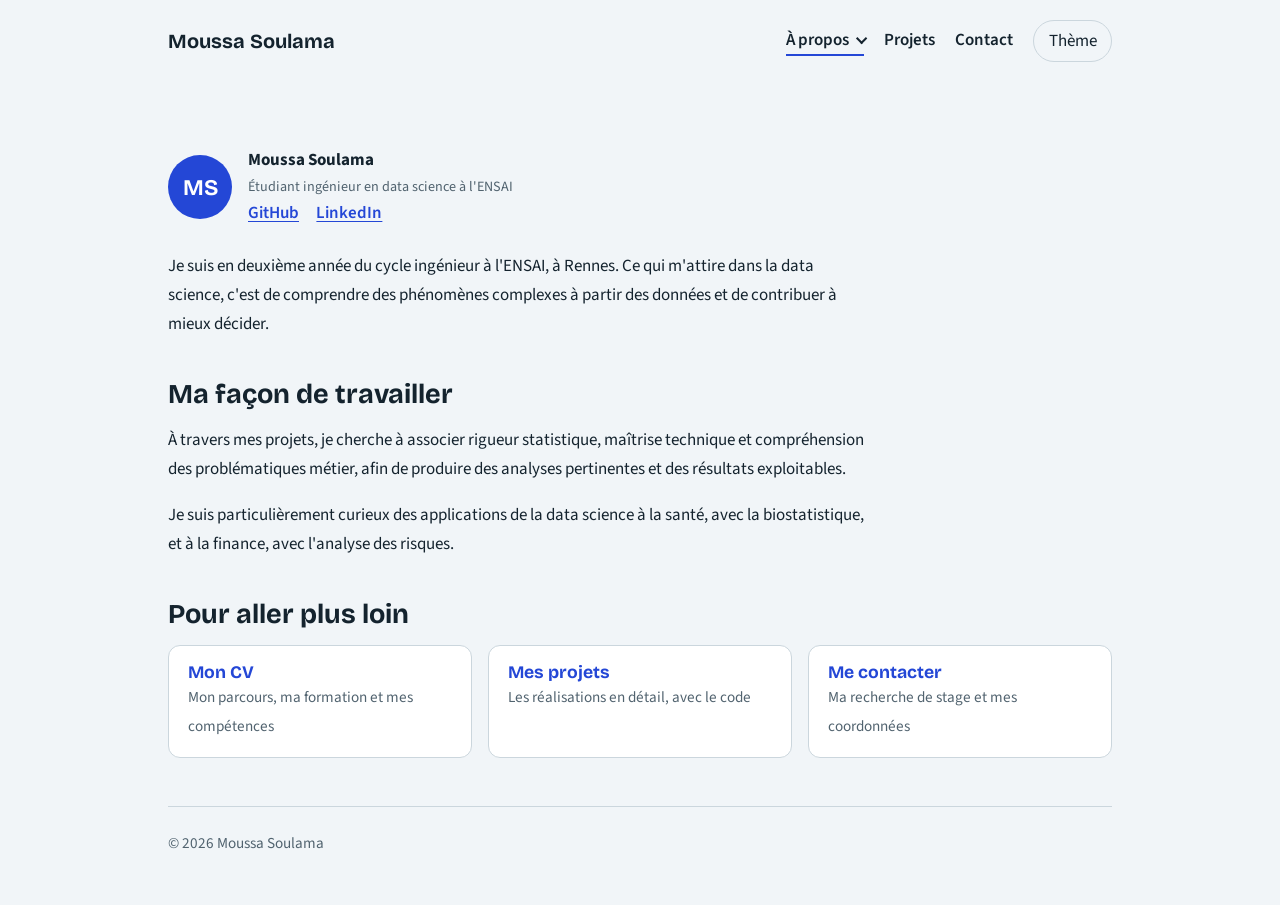
<file: index.html>
<!DOCTYPE html>
<html lang="fr">
<head>
<meta charset="UTF-8">
<meta name="viewport" content="width=device-width, initial-scale=1, viewport-fit=cover">
<title>Moussa Soulama – Portfolio Data Science</title>
<link rel="icon" href="data:image/svg+xml,%3Csvg xmlns='http://www.w3.org/2000/svg' viewBox='0 0 100 100'%3E%3Ctext y='.9em' font-size='90'%3E📈%3C/text%3E%3C/svg%3E">
<link rel="stylesheet" href="https://fonts.googleapis.com/css2?family=Bricolage+Grotesque:wght@500;700&family=Source+Sans+3:wght@400;600&display=swap">
<link rel="stylesheet" href="css/style.css">
<link rel="stylesheet" href="css/pages.css">
</head>
<body>
<div class="wrap">
  <header>
    <a class="brand" href="index.html">Moussa Soulama</a>
    <nav aria-label="Navigation principale">
      <div class="nav-dropdown is-active">
        <details>
          <summary>À propos</summary>
          <div class="dropdown-menu">
            <a href="index.html" aria-current="page">À propos de moi</a>
            <a href="cv.html">Mon CV</a>
          </div>
        </details>
      </div>
      <a href="projets.html">Projets</a>
      <a href="contact.html">Contact</a>
      <button id="theme" type="button" aria-label="Changer de thème">Thème</button>
    </nav>
  </header>
  <main id="app">
    <div class="author">
      <div class="avatar" aria-hidden="true">MS</div>
      <div>
        <strong>Moussa Soulama</strong>
        <small>Étudiant ingénieur en data science à l'ENSAI</small>
        <a href="https://github.com/SoulamaMoussa">GitHub</a>
        <a href="https://www.linkedin.com/in/moussa-soulama">LinkedIn</a>
      </div>
    </div>

    <div class="text">
      <p>Je suis en deuxième année du cycle ingénieur à l'ENSAI, à Rennes. Ce qui m'attire dans la data science, c'est de comprendre des phénomènes complexes à partir des données et de contribuer à mieux décider.</p>
    </div>

    <h2>Ma façon de travailler</h2>
    <div class="text">
      <p>À travers mes projets, je cherche à associer rigueur statistique, maîtrise technique et compréhension des problématiques métier, afin de produire des analyses pertinentes et des résultats exploitables.</p>
      <p>Je suis particulièrement curieux des applications de la data science à la santé, avec la biostatistique, et à la finance, avec l'analyse des risques.</p>
    </div>

    <h2>Pour aller plus loin</h2>
    <div class="next-links">
      <a href="cv.html"><strong>Mon CV</strong><span>Mon parcours, ma formation et mes compétences</span></a>
      <a href="projets.html"><strong>Mes projets</strong><span>Les réalisations en détail, avec le code</span></a>
      <a href="contact.html"><strong>Me contacter</strong><span>Ma recherche de stage et mes coordonnées</span></a>
    </div>
  </main>
  <footer>© 2026 Moussa Soulama</footer>
</div>
<script src="js/theme.js"></script>
<script src="js/nav.js"></script>
</body>
</html>
</file>
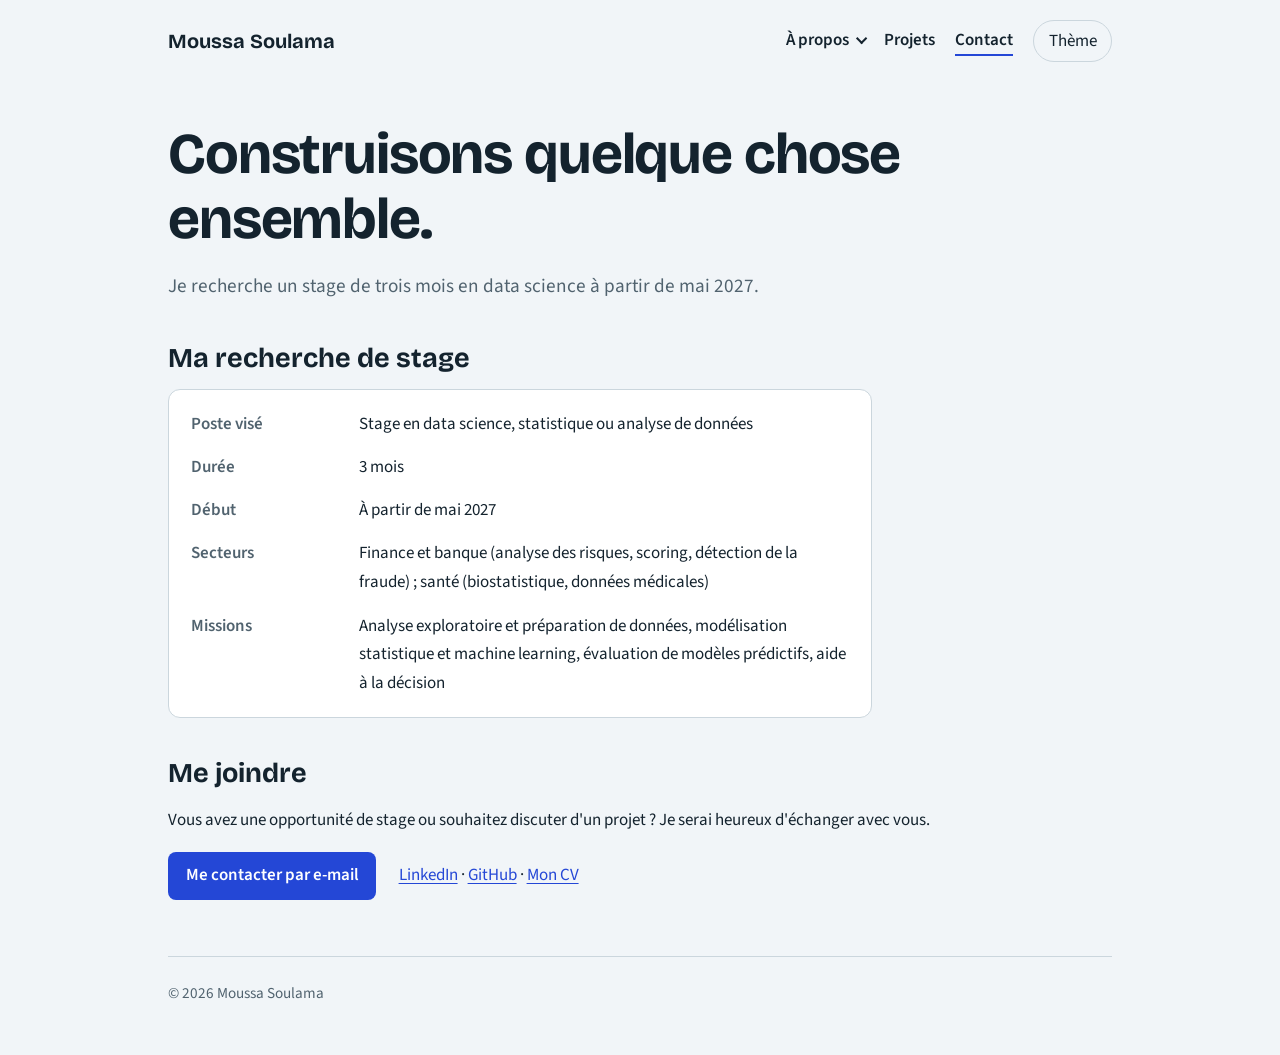
<file: contact.html>
<!DOCTYPE html>
<html lang="fr">
<head>
<meta charset="UTF-8">
<meta name="viewport" content="width=device-width, initial-scale=1, viewport-fit=cover">
<title>Contact – Moussa Soulama</title>
<link rel="icon" href="data:image/svg+xml,%3Csvg xmlns='http://www.w3.org/2000/svg' viewBox='0 0 100 100'%3E%3Ctext y='.9em' font-size='90'%3E📈%3C/text%3E%3C/svg%3E">
<link rel="stylesheet" href="https://fonts.googleapis.com/css2?family=Bricolage+Grotesque:wght@500;700&family=Source+Sans+3:wght@400;600&display=swap">
<link rel="stylesheet" href="css/style.css">
<link rel="stylesheet" href="css/pages.css">
</head>
<body>
<div class="wrap">
  <header>
    <a class="brand" href="index.html">Moussa Soulama</a>
    <nav aria-label="Navigation principale">
      <div class="nav-dropdown">
        <details>
          <summary>À propos</summary>
          <div class="dropdown-menu">
            <a href="index.html">À propos de moi</a>
            <a href="cv.html">Mon CV</a>
          </div>
        </details>
      </div>
      <a href="projets.html">Projets</a>
      <a href="contact.html" aria-current="page">Contact</a>
      <button id="theme" type="button" aria-label="Changer de thème">Thème</button>
    </nav>
  </header>
  <main id="app">
    <h1>Construisons quelque chose ensemble.</h1>
    <p class="lead">Je recherche un stage de trois mois en data science à partir de mai 2027.</p>

    <h2>Ma recherche de stage</h2>
    <dl class="facts">
      <dt>Poste visé</dt><dd>Stage en data science, statistique ou analyse de données</dd>
      <dt>Durée</dt><dd>3 mois</dd>
      <dt>Début</dt><dd>À partir de mai 2027</dd>
      <dt>Secteurs</dt><dd>Finance et banque (analyse des risques, scoring, détection de la fraude) ; santé (biostatistique, données médicales)</dd>
      <dt>Missions</dt><dd>Analyse exploratoire et préparation de données, modélisation statistique et machine learning, évaluation de modèles prédictifs, aide à la décision</dd>
    </dl>

    <h2>Me joindre</h2>
    <p>Vous avez une opportunité de stage ou souhaitez discuter d'un projet ? Je serai heureux d'échanger avec vous.</p>
    <div class="contact-actions">
      <a class="btn" href="mailto:moussa.soulama@eleve.ensai.fr">Me contacter par e-mail</a>
      <span>
        <a href="https://www.linkedin.com/in/moussa-soulama" target="_blank" rel="noopener noreferrer">LinkedIn</a>
        ·
        <a href="https://github.com/SoulamaMoussa" target="_blank" rel="noopener noreferrer">GitHub</a>
        ·
        <a href="cv.html">Mon CV</a>
      </span>
    </div>
  </main>
  <footer>© 2026 Moussa Soulama</footer>
</div>
<script src="js/theme.js"></script>
<script src="js/nav.js"></script>
</body>
</html>
</file>
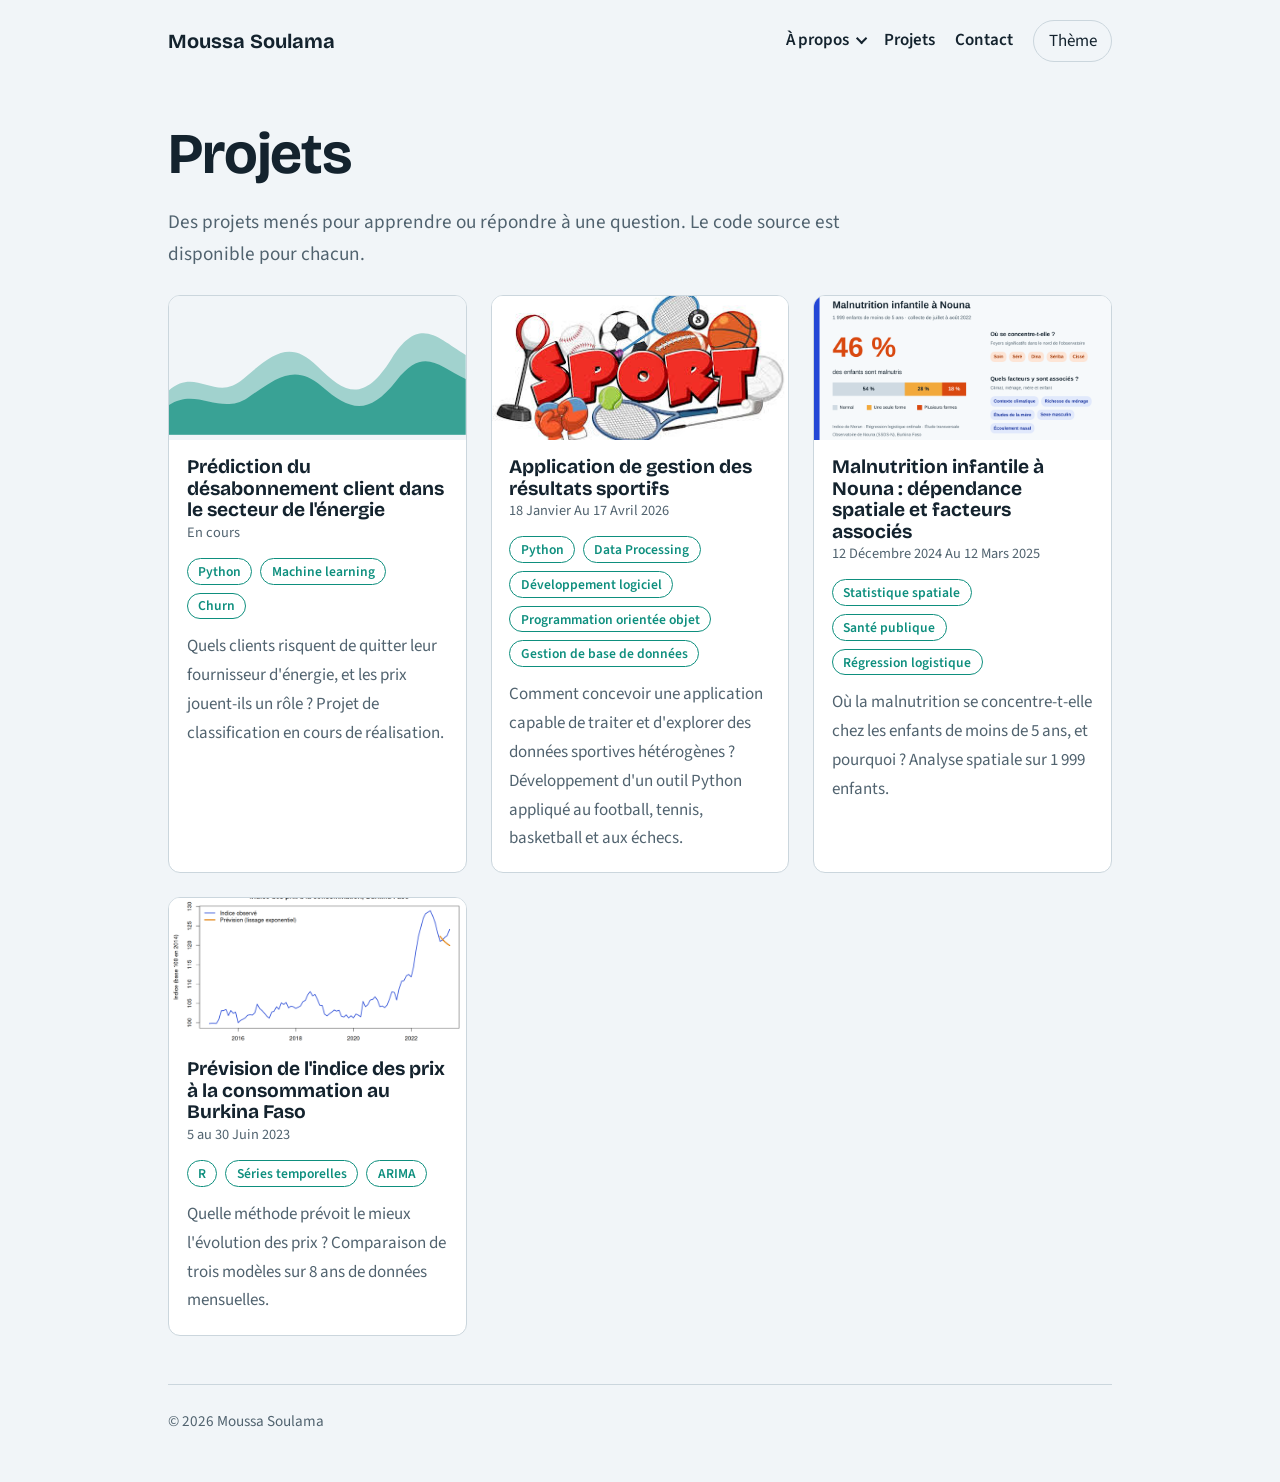
<file: projets.html>
<!DOCTYPE html>
<html lang="fr">
<head>
<meta charset="UTF-8">
<meta name="viewport" content="width=device-width, initial-scale=1, viewport-fit=cover">
<title>Projets – Moussa Soulama</title>
<link rel="icon" href="data:image/svg+xml,%3Csvg xmlns='http://www.w3.org/2000/svg' viewBox='0 0 100 100'%3E%3Ctext y='.9em' font-size='90'%3E📈%3C/text%3E%3C/svg%3E">
<link rel="stylesheet" href="https://fonts.googleapis.com/css2?family=Bricolage+Grotesque:wght@500;700&family=Source+Sans+3:wght@400;600&display=swap">
<link rel="stylesheet" href="css/style.css">
</head>
<body>
<div class="wrap">
  <header>
    <a class="brand" href="index.html">Moussa Soulama</a>
  
    <!--
    ANCIEN MENU DE NAVIGATION
    Conservé temporairement pour permettre un retour en arrière.
  
    <nav aria-label="Navigation principale">
      <a href="index.html" aria-current="page">À propos</a>
      <a href="projets.html">Projets</a>
      <a href="contact.html">Contact</a>
      <button id="theme" type="button" aria-label="Changer de thème">Thème</button>
    </nav>
    -->
  
    <!-- NOUVEAU MENU DE NAVIGATION -->
    <nav aria-label="Navigation principale">
  
      <div class="nav-dropdown">
        <details>
          <summary>À propos</summary>
  
          <div class="dropdown-menu">
            <a href="index.html" aria-current="page">À propos de moi</a>
            <a href="cv.html">Mon CV</a>
          </div>
        </details>
      </div>
  
      <a href="projets.html">Projets</a>
  
      <a href="contact.html">Contact</a>
  
      <button id="theme" type="button" aria-label="Changer de thème">
        Thème
      </button>
  
    </nav>
  </header>
  <main id="app">
    <h1>Projets</h1>
    <p class="lead">Des projets menés pour apprendre ou répondre à une question. Le code source est disponible pour chacun.</p>
    <div class="grid" id="grid"></div>
  </main>
  <footer>© 2026 Moussa Soulama</footer>
</div>
<script src="js/theme.js"></script>
<script src="js/data.js"></script>
<script src="js/dom.js"></script>
<script src="js/projets.js"></script>
</body>
</html>
</file>
<file: css/style.css>
:root{--bg:#F1F5F8;--ink:#14232E;--muted:#51636F;--line:#CBD6DD;--accent:#2447D6;--dot:#0E8F7E;--surface:#fff;--onaccent:#fff;--note:#F6E7B8}
@media (prefers-color-scheme:dark){:root:not([data-theme="light"]){--bg:#0E1820;--ink:#E6EEF3;--muted:#9DB0BC;--line:#2A3B47;--accent:#86A0FF;--dot:#4FD1BC;--surface:#15232D;--onaccent:#0E1820;--note:#3A3217}}
:root[data-theme="dark"]{--bg:#0E1820;--ink:#E6EEF3;--muted:#9DB0BC;--line:#2A3B47;--accent:#86A0FF;--dot:#4FD1BC;--surface:#15232D;--onaccent:#0E1820;--note:#3A3217}
*{box-sizing:border-box}
html{scroll-behavior:smooth}
body{margin:0;background:var(--bg);color:var(--ink);font:400 1.0625rem/1.7 "Source Sans 3",system-ui,sans-serif;padding:env(safe-area-inset-top,0) 0 env(safe-area-inset-bottom,0)}
a{color:var(--accent);text-underline-offset:3px}
a:focus-visible,button:focus-visible{outline:3px solid var(--accent);outline-offset:3px;border-radius:4px}
.wrap{max-width:62rem;margin:0 auto;padding:0 1.5rem}
header{display:flex;justify-content:space-between;align-items:center;gap:1rem;padding:1.25rem 0;flex-wrap:wrap}
.brand{font:700 1.25rem "Bricolage Grotesque",system-ui,sans-serif;color:var(--ink);text-decoration:none}
nav{display:flex;align-items:center;gap:1.25rem}
nav a{color:var(--ink);text-decoration:none;font-weight:600;border-bottom:2px solid transparent}
nav a:hover,nav a[aria-current="page"]{border-color:var(--accent)}
#theme{background:none;border:1px solid var(--line);color:var(--ink);border-radius:999px;padding:.35rem .9rem;font:inherit;cursor:pointer}
h1,h2,h3{font-family:"Bricolage Grotesque",system-ui,sans-serif;line-height:1.12;margin:0}
h1{font-size:clamp(2.2rem,6vw,3.6rem);letter-spacing:-.02em;margin-bottom:.6rem}
h2{font-size:1.7rem;margin:2.5rem 0 .8rem}
main{padding:2.5rem 0 3rem;min-height:70vh}
.lead{color:var(--muted);font-size:1.2rem;max-width:44rem}
.text{max-width:44rem}
.meta{color:var(--muted);font-size:.9rem}
.author{display:flex;gap:1rem;align-items:center;margin:1.5rem 0}
.avatar{width:64px;height:64px;border-radius:50%;background:var(--accent);color:var(--onaccent);display:grid;place-items:center;font:700 1.4rem "Bricolage Grotesque",sans-serif;flex:none}
.author small{color:var(--muted);display:block}
.author a{margin-right:.9rem;font-weight:600}
.skills,.tags{display:flex;flex-wrap:wrap;gap:.5rem;padding:0;margin:.8rem 0;list-style:none}
.skills li,.tags li{border:1px solid var(--line);background:var(--surface);border-radius:999px;padding:.2rem .8rem;font-size:.95rem;font-weight:600}
.tags li{border-color:var(--dot);color:var(--dot);background:none;font-size:.85rem;padding:.05rem .65rem}
.grid{display:grid;grid-template-columns:repeat(auto-fill,minmax(17rem,1fr));gap:1.5rem;margin-top:1.5rem}
.card{background:var(--surface);border:1px solid var(--line);border-radius:12px;overflow:hidden;color:var(--ink);text-decoration:none}
.card:hover{border-color:var(--accent)}
.card svg{display:block;width:100%;height:9rem;background:var(--bg)}
.card .in{padding:1rem 1.1rem 1.2rem}
.card h3{font-size:1.2rem}
.card p{margin:.5rem 0 0;color:var(--muted)}
.layout{display:grid;grid-template-columns:minmax(0,1fr) 14rem;gap:3rem}
.toc{position:sticky;top:1rem;align-self:start;border-left:1px solid var(--line);padding-left:1rem;display:flex;flex-direction:column;gap:.5rem}
.toc a{color:var(--ink);text-decoration:none}
.toc a:hover{color:var(--accent)}
.stack{border-left:4px solid var(--accent);background:var(--surface);padding:1rem 1.2rem;margin:1.5rem 0;border-radius:0 10px 10px 0}
.btn{display:inline-block;background:var(--accent);color:var(--onaccent);padding:.6rem 1.1rem;border-radius:8px;font-weight:600;text-decoration:none}
.stats{display:grid;grid-template-columns:repeat(auto-fit,minmax(9rem,1fr));gap:1rem;margin:1.5rem 0}
.stats div{background:var(--surface);border:1px solid var(--line);border-radius:12px;text-align:center;padding:1rem .5rem}
.stats b{display:block;font:700 2rem "Bricolage Grotesque",sans-serif;color:var(--dot)}
.note{background:var(--note);border-radius:10px;padding:1rem 1.2rem;margin:1.5rem 0}
.back{font-weight:600;text-decoration:none}
footer{border-top:1px solid var(--line);padding:1.5rem 0 3rem;color:var(--muted);font-size:.95rem}
@media (max-width:800px){.layout{grid-template-columns:1fr}.toc{display:none}}
@media (prefers-reduced-motion:reduce){html{scroll-behavior:auto}}
.card img{display:block;width:100%;height:9rem;object-fit:cover;object-position:left center;background:var(--bg)}
.hero-img{margin:1.5rem 0}
.hero-img img{width:100%;height:auto;border-radius:12px;border:1px solid var(--line);background:#fff}
.hero-img figcaption{color:var(--muted);font-size:.9rem;margin-top:.5rem}
/* =========================================
   MENU DÉROULANT « À PROPOS »
========================================= */

/* Menu déroulant « À propos » — à ajouter à la fin de css/style.css
   (supprime d'abord l'ancien bloc « Menu déroulant À propos » s'il existe) */
.nav-dropdown{position:relative}
.nav-dropdown summary{list-style:none;cursor:pointer;display:flex;align-items:center;gap:.4rem;font-weight:600;border-bottom:2px solid transparent}
.nav-dropdown summary::-webkit-details-marker{display:none}
.nav-dropdown summary::after{content:"";width:.4rem;height:.4rem;border-right:2px solid currentColor;border-bottom:2px solid currentColor;transform:rotate(45deg) translateY(-2px);transition:transform .2s}
.nav-dropdown details[open] summary::after{transform:rotate(225deg) translateY(-2px)}
.nav-dropdown summary:hover,.nav-dropdown.is-active summary{border-color:var(--accent)}
.dropdown-menu{position:absolute;top:calc(100% + .6rem);left:0;min-width:12rem;padding:.4rem;display:flex;flex-direction:column;gap:.2rem;background:var(--surface);border:1px solid var(--line);border-radius:10px;box-shadow:0 8px 24px rgba(0,0,0,.14);z-index:100}
.dropdown-menu a{display:block;padding:.55rem .75rem;border-radius:6px;border-bottom:0;white-space:nowrap}
.dropdown-menu a:hover{background:var(--bg)}
.dropdown-menu a[aria-current="page"]{background:var(--bg);color:var(--accent)}
@media (max-width:600px){.dropdown-menu{left:auto;right:0}}
</file>
<file: css/pages.css>
/* Pages « À propos de moi » et « Contact » */
.facts{display:grid;grid-template-columns:9rem 1fr;gap:.9rem 1.5rem;max-width:44rem;margin:1rem 0 2rem;padding:1.2rem 1.4rem;background:var(--surface);border:1px solid var(--line);border-radius:12px}
.facts dt{font-weight:600;color:var(--muted)}
.facts dd{margin:0}
.contact-actions{display:flex;flex-wrap:wrap;align-items:center;gap:.8rem 1.4rem;margin:1rem 0 .5rem}
.next-links{display:grid;grid-template-columns:repeat(auto-fit,minmax(14rem,1fr));gap:1rem;margin-top:1rem}
.next-links a{display:block;padding:1rem 1.2rem;background:var(--surface);border:1px solid var(--line);border-radius:12px;color:var(--ink);text-decoration:none}
.next-links a:hover{border-color:var(--accent)}
.next-links strong{display:block;font:700 1.1rem "Bricolage Grotesque",system-ui,sans-serif;color:var(--accent)}
.next-links span{color:var(--muted);font-size:.95rem}
@media (max-width:600px){
  .facts{grid-template-columns:1fr;gap:.15rem}
  .facts dd{margin-bottom:.8rem}
}
</file>
